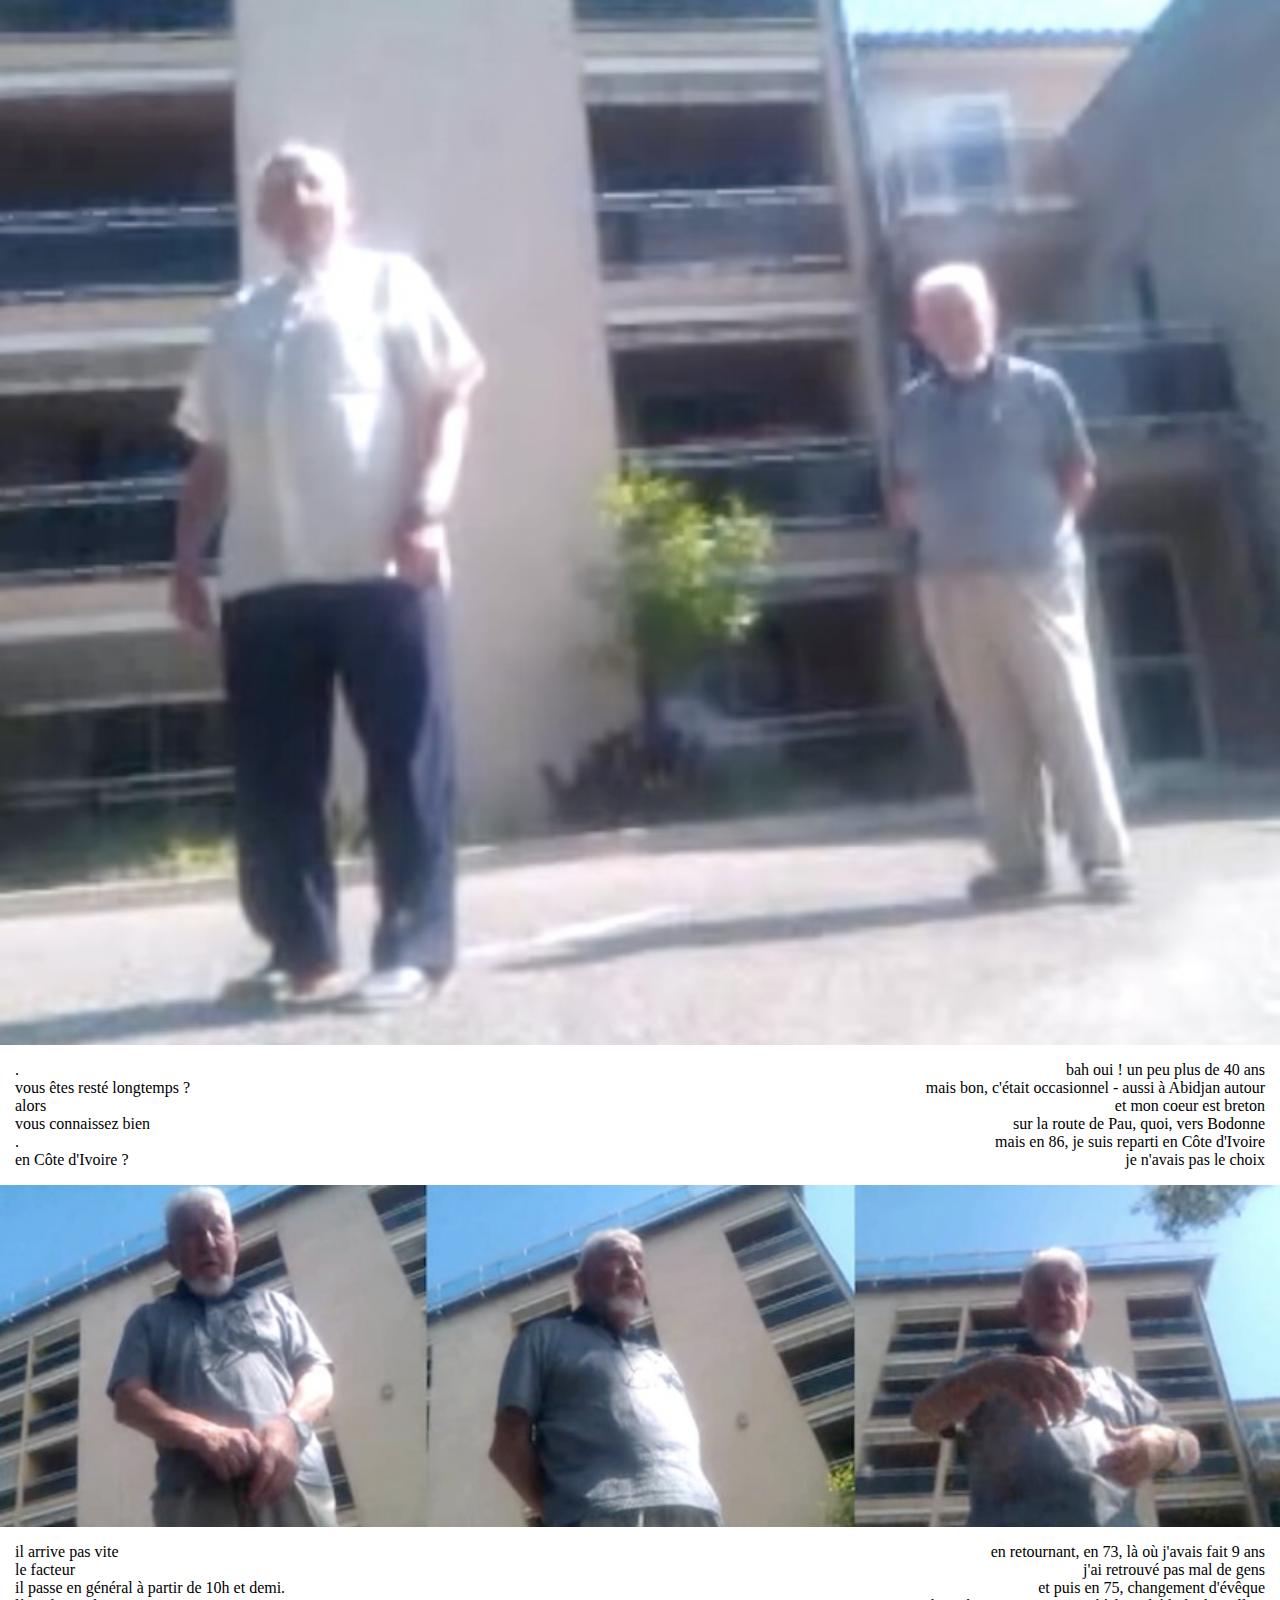
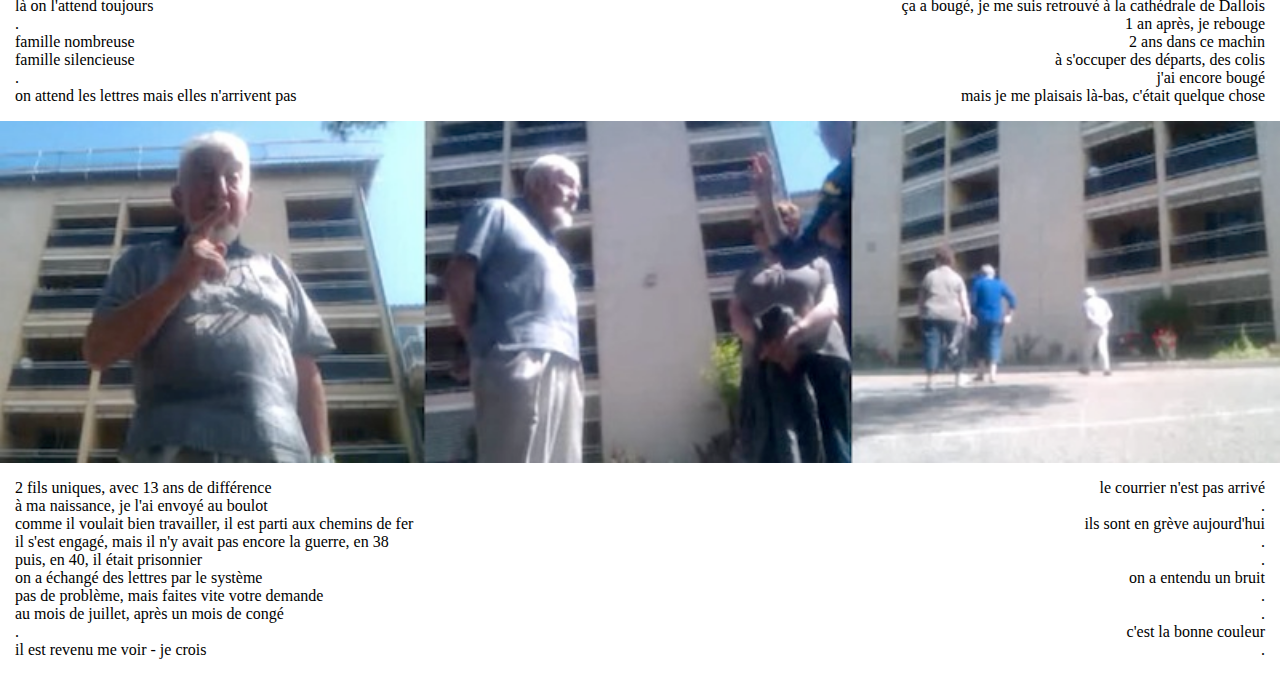
<file: abidjan/index.html>
<html>
<link rel="stylesheet" href="../css/style.css" type="text/css">
<body>
  <img src="yamoussoucro.jpg" class="w100"/>

  <p class="tleft">
    .<br>
    vous êtes resté longtemps ?<br>
    alors<br>
    vous connaissez bien<br>
    .<br>
    en Côte d'Ivoire ?
  </p>

  <p class="tright">
    bah oui ! un peu plus de 40 ans<br>
    mais bon, c'était occasionnel - aussi à Abidjan autour<br>
    et mon coeur est breton<br>
    sur la route de Pau, quoi, vers Bodonne<br>
    mais en 86, je suis reparti en Côte d'Ivoire<br>
    je n'avais pas le choix
  </p>

  <img src="yam1.jpg" class="w100"/>

  <p class="tright">
    en retournant, en 73, là où j'avais fait 9 ans<br>
    j'ai retrouvé pas mal de gens<br>
    et puis en 75, changement d'évêque<br>
    ça a bougé, je me suis retrouvé à la cathédrale de Dallois<br>
    1 an après, je rebouge<br>
    2 ans dans ce machin<br>
    à s'occuper des départs, des colis<br>
    j'ai encore bougé<br>
    mais je me plaisais là-bas, c'était quelque chose
  </p>
  <p class="tleft">
    il arrive pas vite<br>
    le facteur<br>
    il passe en général à partir de 10h et demi.<br>
    là on l'attend toujours<br>
    .<br>
    famille nombreuse<br>
    famille silencieuse<br>
    .<br>
    on attend les lettres mais elles n'arrivent pas
  </p>

  <img src="yam2.jpg" class="w100"/>

  <div class="band">
    <p class="tright">
      le courrier n'est pas arrivé<br>
      .<br>
      ils sont en grève aujourd'hui<br>
      .<br>
      .<br>
      on a entendu un bruit<br>
      .<br>
      .<br>
      c'est la bonne couleur<br>
      .
    </p>
    <p class="tleft">
      2 fils uniques, avec 13 ans de différence<br>
      à ma naissance, je l'ai envoyé au boulot<br>
      comme il voulait bien travailler, il est parti aux chemins de fer<br>
      il s'est engagé, mais il n'y avait pas encore la guerre, en 38<br>
      puis, en 40, il était prisonnier<br>
      on a échangé des lettres par le système<br>
      pas de problème, mais faites vite votre demande<br>
      au mois de juillet, après un mois de congé<br>
      .<br>
      il est revenu me voir - je crois
    </p>
  </div>
</body>
</html>
</file>
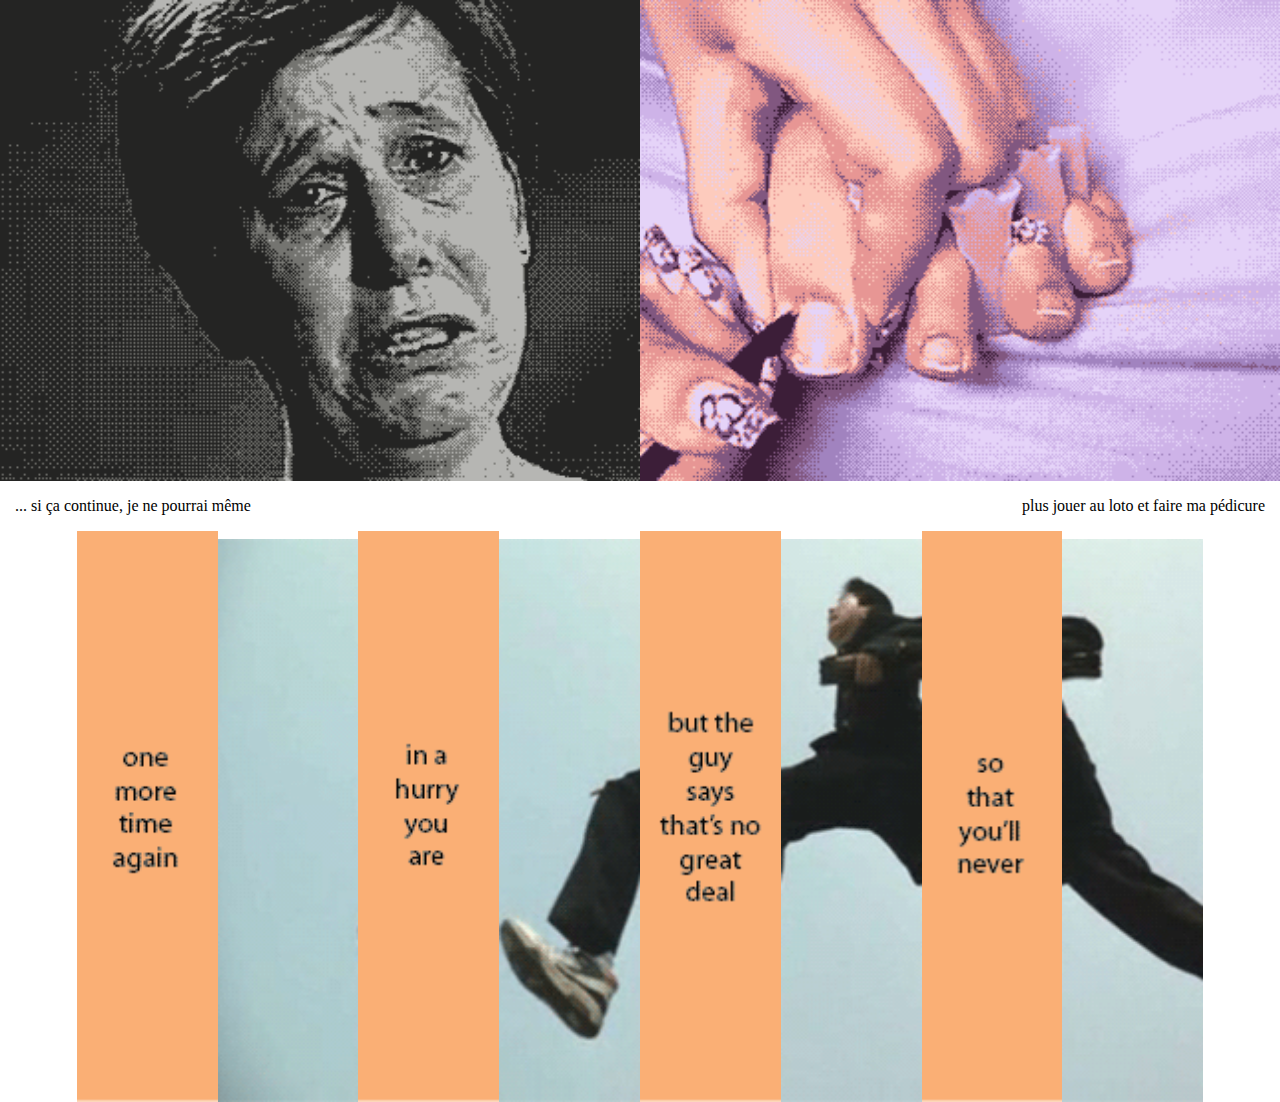
<file: crise/index.html>
<html>
<link rel="stylesheet" href="../css/style.css" type="text/css">
<body>
  <div>
    <img src="tears.gif" class="w50"/><img src="ongles.gif" class="w50"/>
  </div>
  <div class="band">
    <p class="tleft">... si ça continue, je ne pourrai même</p>
    <p class="tright">plus jouer au loto et faire ma pédicure</p>
  </div>
  
  <div class="center">
    <img src="a.gif" width="11%"/><img src="aa.gif" width="11%"/><img src="b.gif" width="11%"/><img src="bb.gif" width="11%"/><img src="c.gif" width="11%"/><img src="cc.gif" width="11%"/><img src="d.gif" width="11%"/><img src="dd.gif" width="11%"/>
  </div>
</body>
</html>
</file>
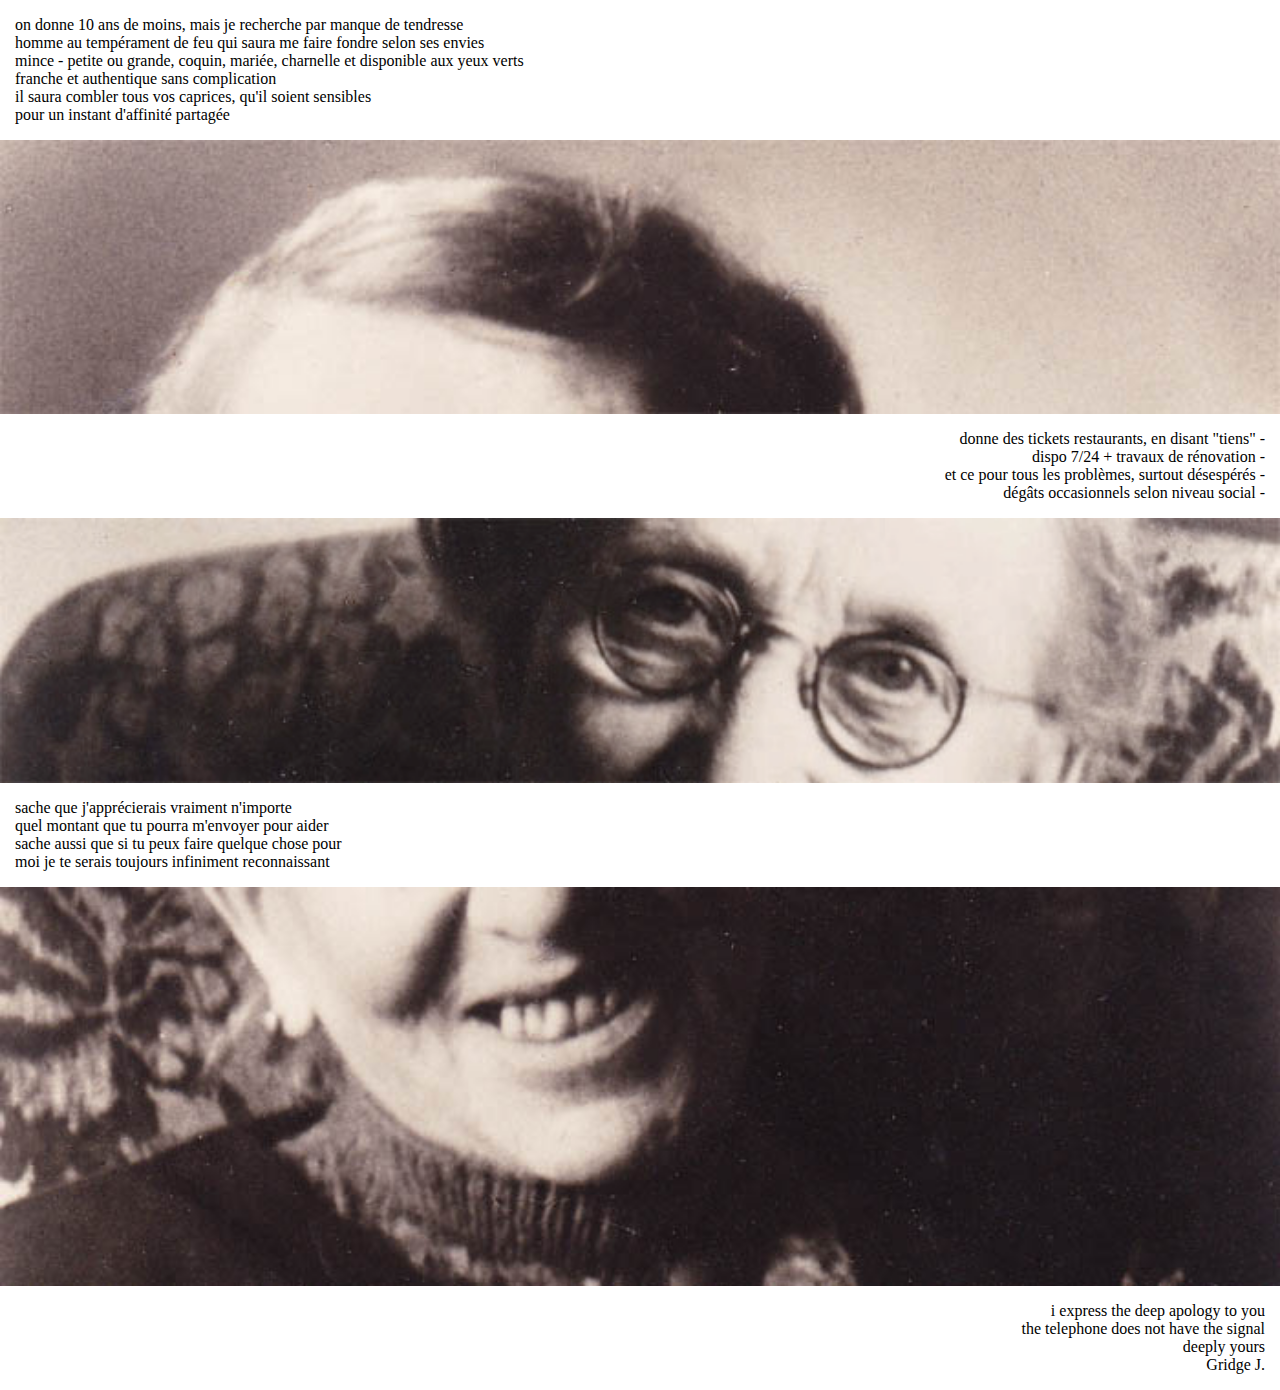
<file: lettre/index.html>
<html>
<link rel="stylesheet" href="../css/style.css" type="text/css">
<body>
  <p class="tleft">
    on donne 10 ans de moins, mais je recherche par manque de tendresse<br>
    homme au tempérament de feu qui saura me faire fondre selon ses envies<br>
    mince - petite ou grande, coquin, mariée, charnelle et disponible aux yeux verts<br>
    franche et authentique sans complication<br>
    il saura combler tous vos caprices, qu'il soient sensibles<br>
    pour un instant d'affinité partagée
  </p>

  <img src="lettre_haut.jpg" style="width:100%;"/>

  <p class="tright">
    donne des tickets restaurants, en disant "tiens" -<br>
    dispo 7/24 + travaux de rénovation -<br>
    et ce pour tous les problèmes, surtout désespérés -<br>
    dégâts occasionnels selon niveau social -
  </p>

  <img src="lettre_mid.jpg" style="width:100%;"/>
  <p class="tleft">
    sache que j'apprécierais vraiment n'importe<br>
    quel montant que tu pourra m'envoyer pour aider<br>
    sache aussi que si tu peux faire quelque chose pour<br>
    moi je te serais toujours infiniment reconnaissant
  </p>
  
  <img src="lettre_bas.jpg" style="width:100%;"/>
  <div class="band">
    <p class="tright">
      i express the deep apology to you<br>
      the telephone does not have the signal<br>
      deeply yours<br>
      Gridge J.
    </p>
  </div>

</body>
</html>
</file>
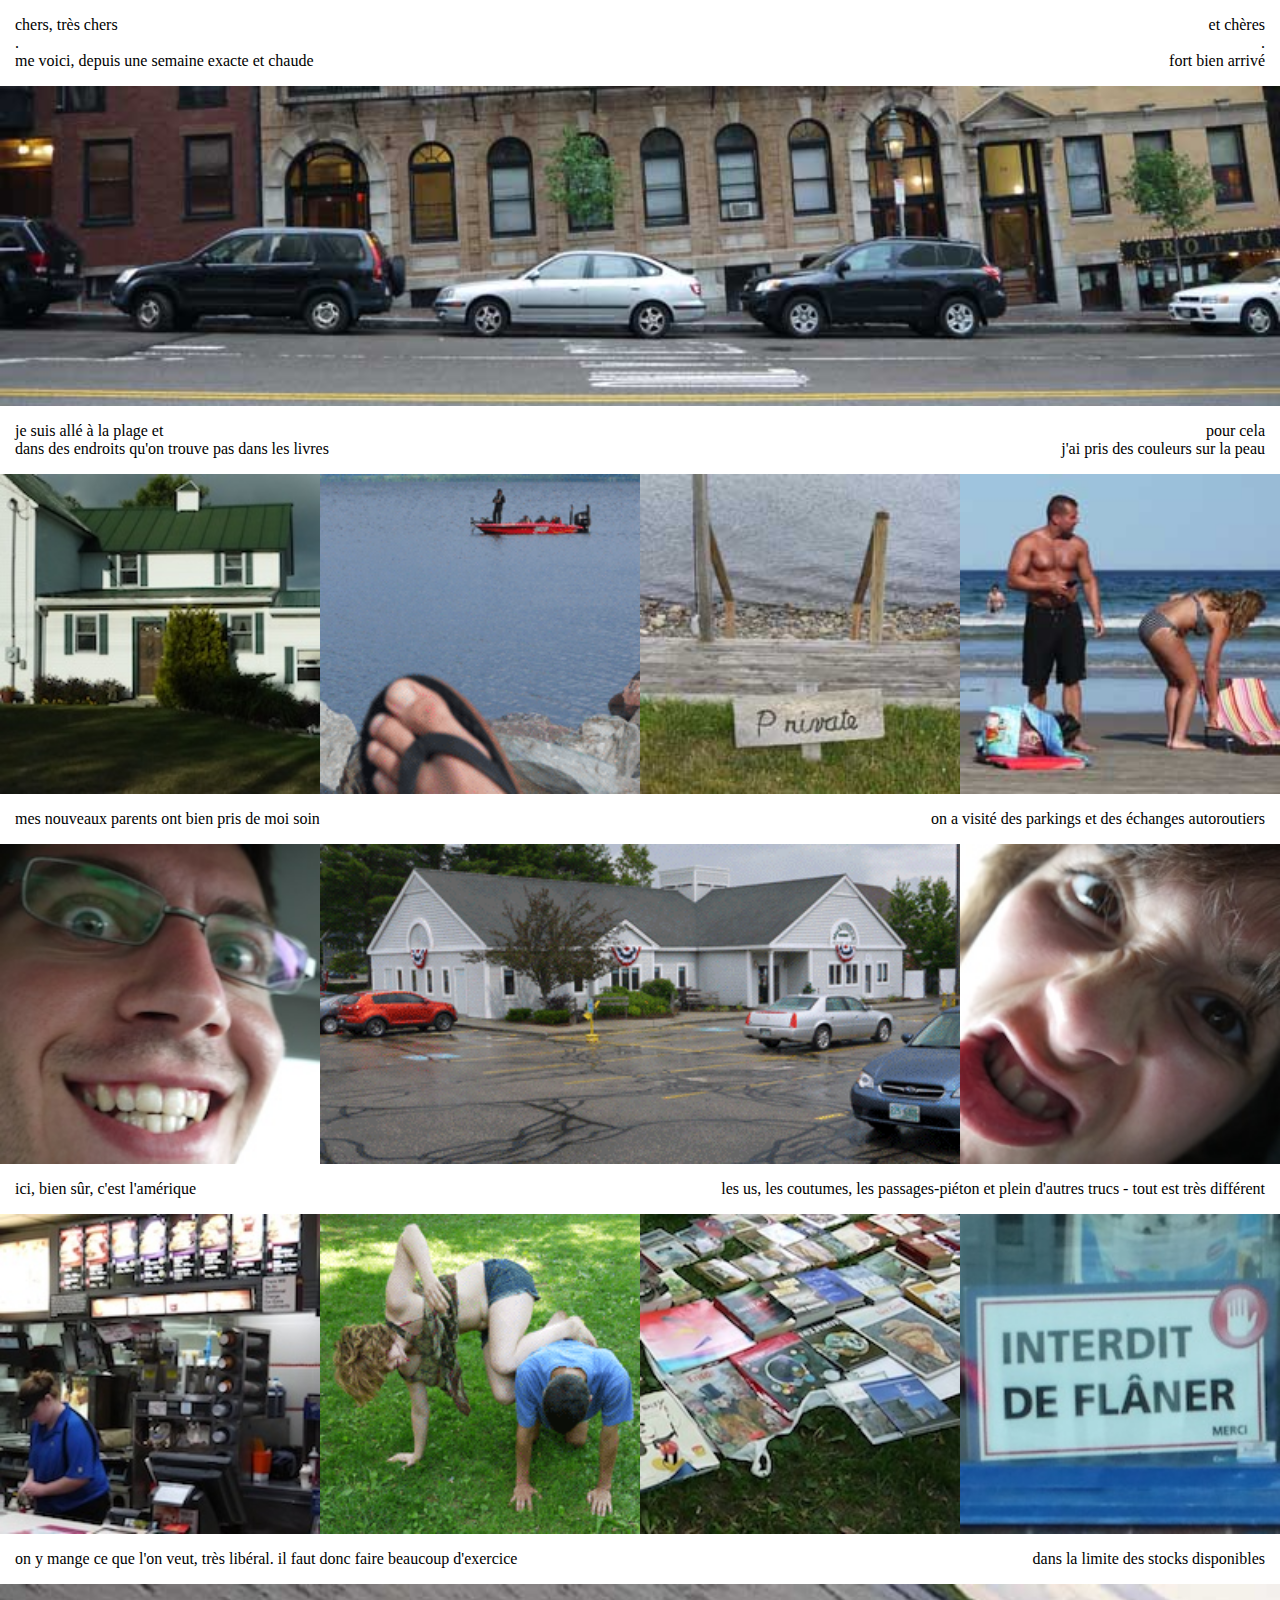
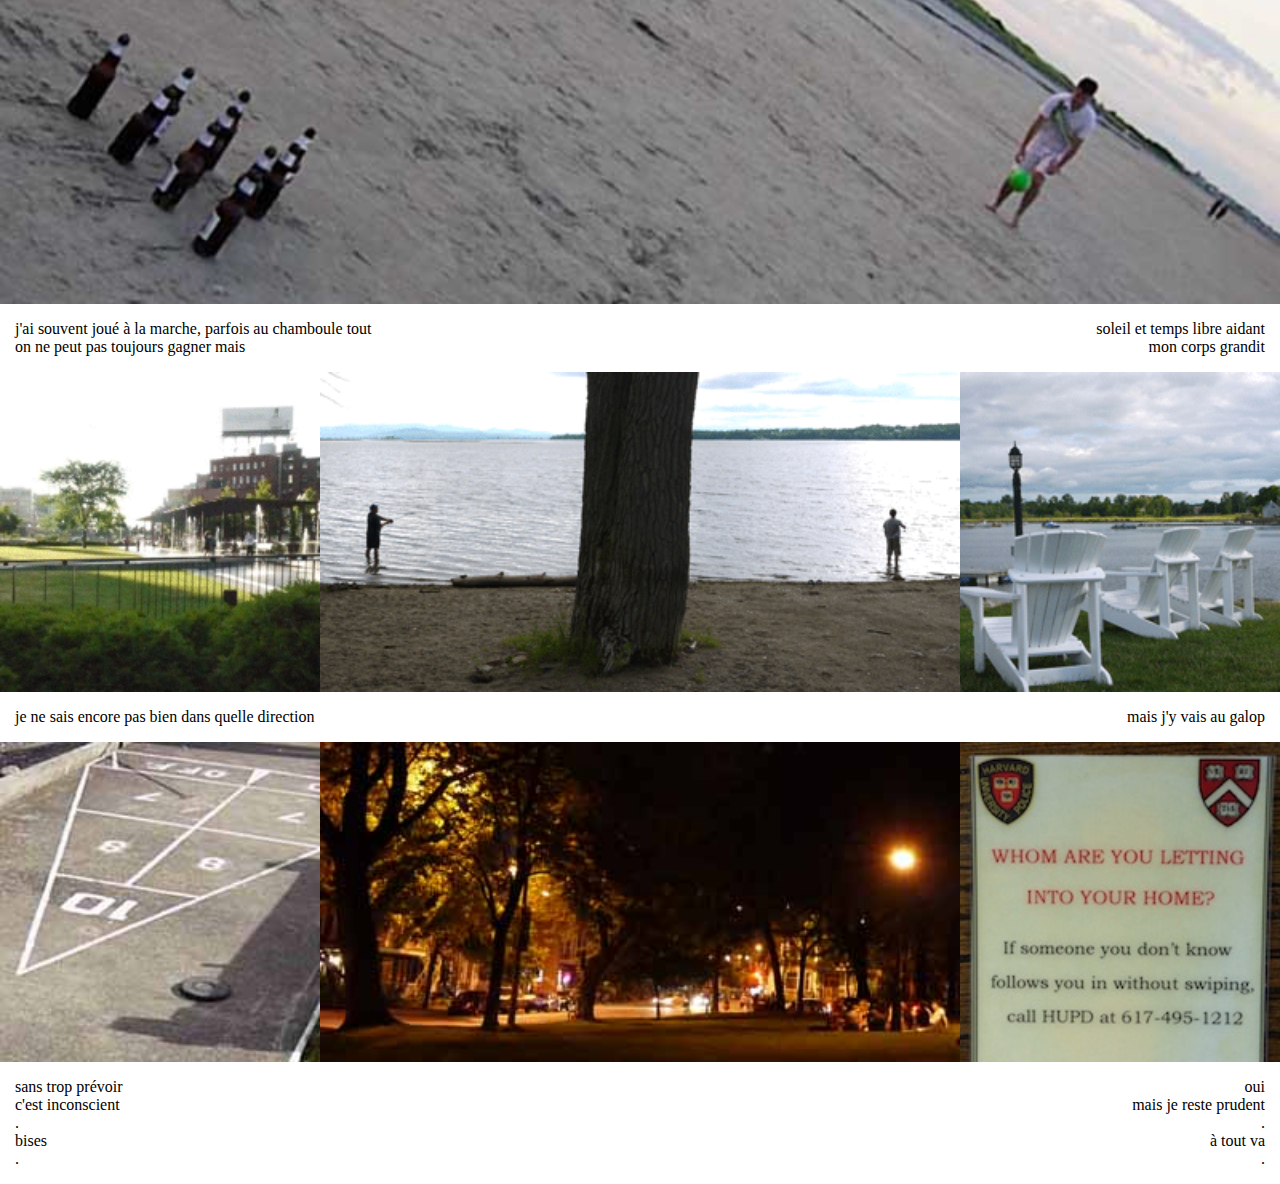
<file: montreal/index.html>
<html>
<link rel="stylesheet" href="../css/style.css" type="text/css">
<body>

  <p class="tright">
    et chères<br>
    .<br>
    fort bien arrivé
  </p>
  <p class="tleft">
    chers, très chers<br>
    .<br>
    me voici, depuis une semaine exacte et chaude
  </p>

  <img src="tordu800.jpg" class="w100"/>

  <p class="tright">
    pour cela<br>
    j'ai pris des couleurs sur la peau
  </p>
  <p class="tleft">
    je suis allé à la plage et<br>
    dans des endroits qu'on trouve pas dans les livres
  </p>

  <div class="band">
    <img src="maison200.jpg" class="w25"/><img src="b200.gif" class="w25"/><img src="private200.jpg" class="w25"/><img src="plage200.jpg" class="w25"/>
  </div>

  <p class="tright">
    on a visité des parkings et des échanges autoroutiers
  </p>
  <p class="tleft">
    mes nouveaux parents ont bien pris de moi soin
  </p>

  <div class="band">
    <img src="toni200.jpg" class="w25"/><img src="m400.gif" class="w50"/><img src="clara200.jpg" class="w25"/>
  </div>

  <p class="tright">
    les us, les coutumes, les passages-piéton et plein d'autres trucs - tout est très différent
  </p>
  <p class="tleft">
    ici, bien sûr, c'est l'amérique
  </p>

  <div class="band">
    <img src="sain200.jpg" class="w25"/><img src="h200.gif" class="w25"/><img src="livre200.jpg" class="w25"/><img src="flaner200.jpg" class="w25"/>
  </div>

  <p class="tright">
    dans la limite des stocks disponibles
  </p>
  <p class="tleft">
    on y mange ce que l'on veut, très libéral. il faut donc faire beaucoup d'exercice
  </p>

  <img src="chamboule800.jpg" class="w100"/>

  <p class="tright">
    soleil et temps libre aidant<br>
    mon corps grandit
  </p>
  <p class="tleft">
    j'ai souvent joué à la marche, parfois au chamboule tout<br>
    on ne peut pas toujours gagner mais
  </p>

  <div class="band">
    <img src="f200.gif" class="w25"/><img src="p400.gif" class="w50"/><img src="c200.gif" class="w25"/>
  </div>

  <p class="tright">
    mais j'y vais au galop
  </p>
  <p class="tleft">
    je ne sais encore pas bien dans quelle direction
  </p>

  <div class="band">
    <img src="jeu200.jpg" class="w25"/><img src="nuit400.jpg" class="w50"/><img src="home200.jpg" class="w25"/>
  </div>

  <div class="band">
    <p class="tright">
      oui<br>
      mais je reste prudent<br>
      .<br>
      à tout va<br>
      .
    </p>
    <p class="tleft">
      sans trop prévoir<br>
      c'est inconscient<br>
      .<br>
      bises<br>
      .
    </p>
  </div>

</body>
</html>
</file>
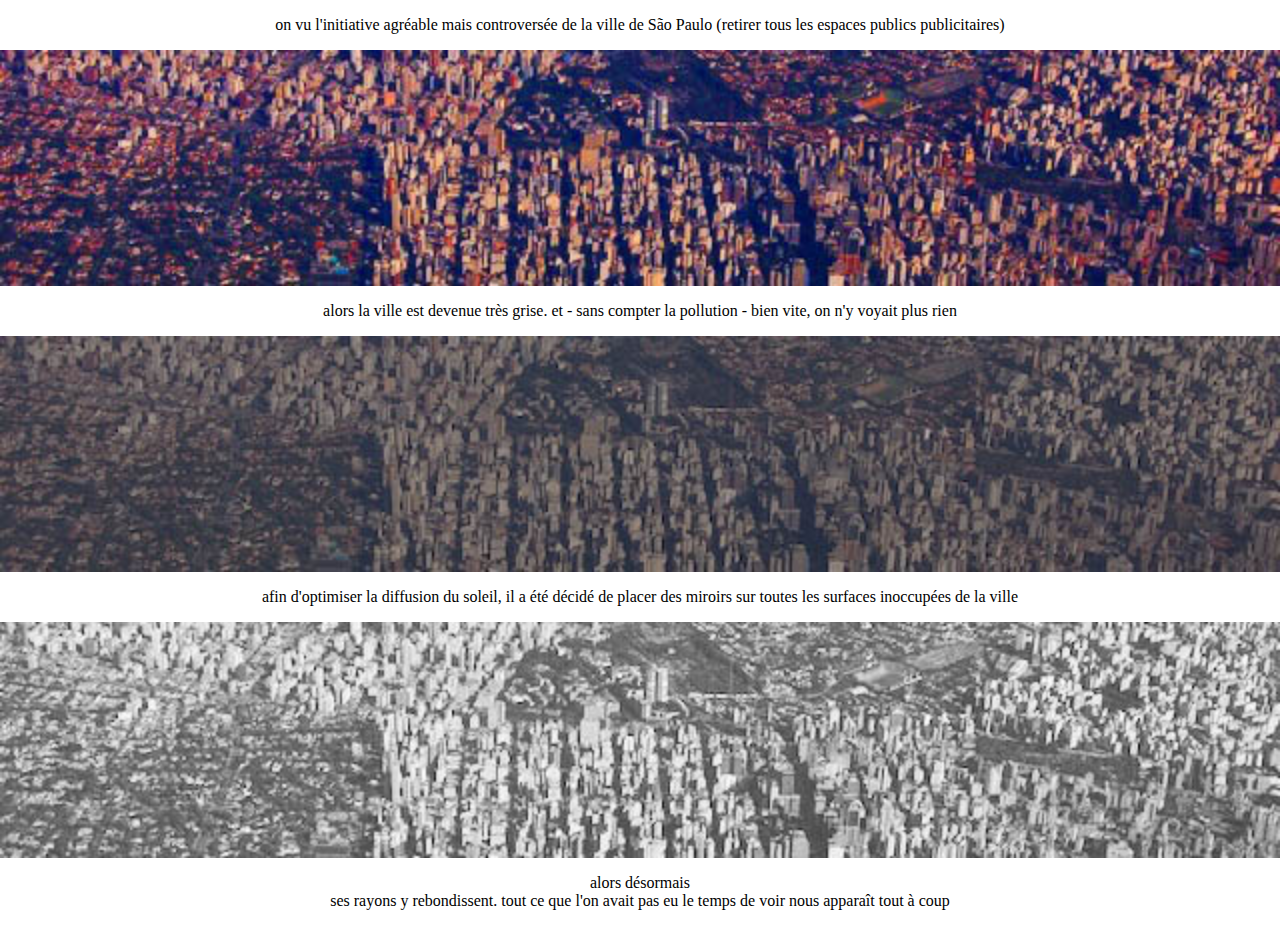
<file: saopaulo/index.html>
<html>
<link rel="stylesheet" href="../css/style.css" type="text/css">
<body>
<div></div>
  <div class="band">
    <p class="tcenter">on vu l'initiative agréable mais controversée de la ville de São Paulo (retirer tous les espaces publics publicitaires)</p>
  </div>
  
  <img src="saopaulo_before.jpg" class="w100"/>
  
  <div class="band">
    <p class="tcenter">alors la ville est devenue très grise. et - sans compter la pollution - bien vite, on n'y voyait plus rien</p>
  </div>
  
  <img src="saopaulo_clean.jpg" class="w100"/>

  <div class="band">
    <p class="tcenter">afin d'optimiser la diffusion du soleil, il a été décidé de placer des miroirs sur toutes les surfaces inoccupées de la ville</p>
  </div>
  
  <img src="saopaulo_lighted.jpg" class="w100"/>

  <div class="band">
    <p class="tcenter">
      alors désormais<br>
      ses rayons y rebondissent. tout ce que l'on avait pas eu le temps de voir nous apparaît tout à coup
    </p>
  </div>

</body>
</html>
</file>
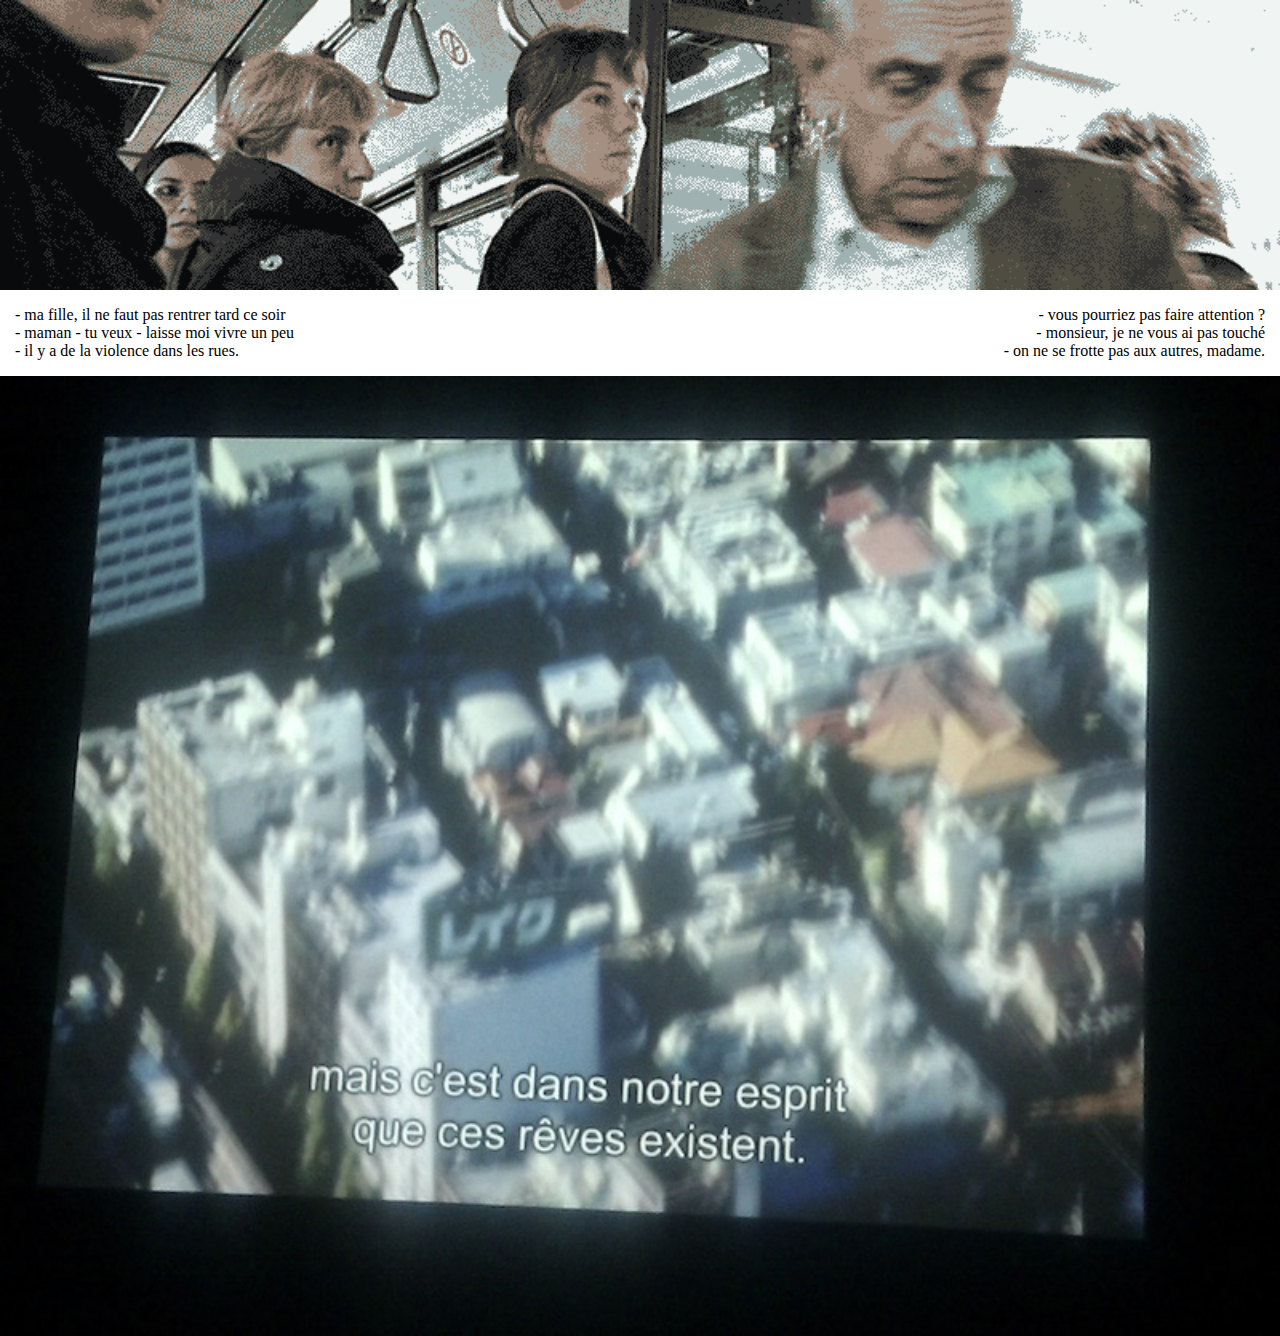
<file: touche/index.html>
<html>
<link rel="stylesheet" href="../css/style.css" type="text/css">
<body>
  <img src="touche-pas.gif" class="w100"/>
  <p class="tleft">
  - ma fille, il ne faut pas rentrer tard ce soir<br>
  - maman - tu veux - laisse moi vivre un peu<br>
  - il y a de la violence dans les rues.
  </p>
  <p class="tright">
  - vous pourriez pas faire attention ?<br>
  - monsieur, je ne vous ai pas touché<br>
  - on ne se frotte pas aux autres, madame.</p>
  <img src="ailleurs.jpg" class="w100"/>
</body>
</html>
</file>
<file: css/style.css>
html, body {
    margin:0;
    padding:0;
    width: 100%;
    height: 100%;
}

body {
    background: white;    
}
.band {
    display: inline-block;
    width: 100%;
}

.w100 {
    width: 100%;
}
.w50 {
    width: 50%;
}
.w33 {
    width: 33.2%;
}
.w25 {
    width: 25%;
}

.tleft {
    float:left;
    text-align:left;
}
.tright {
    float:right;
    text-align:right;
}
.tcenter {
    text-align: center;
}
.center {
    text-align: center;
}
.top {
    vertical-align: top;
}
p {
    padding: 0px 15px;
}
</file>
